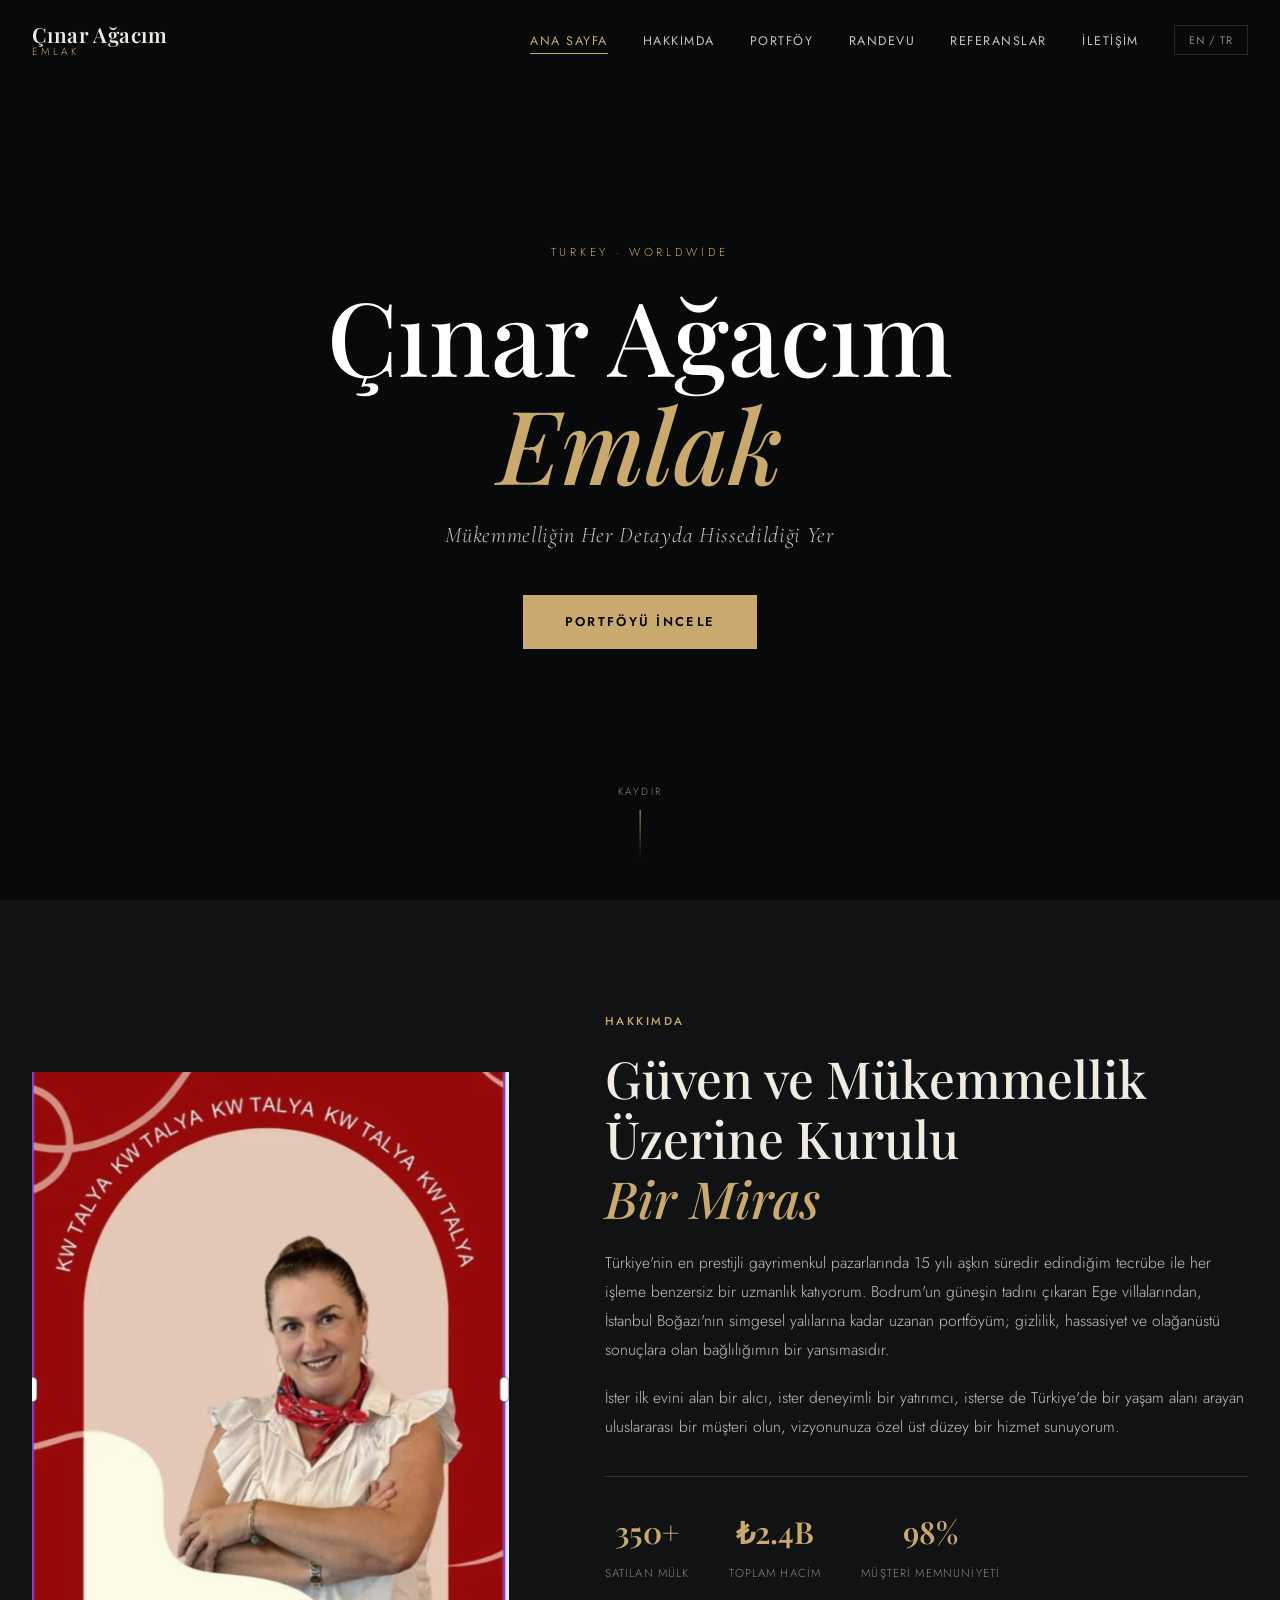
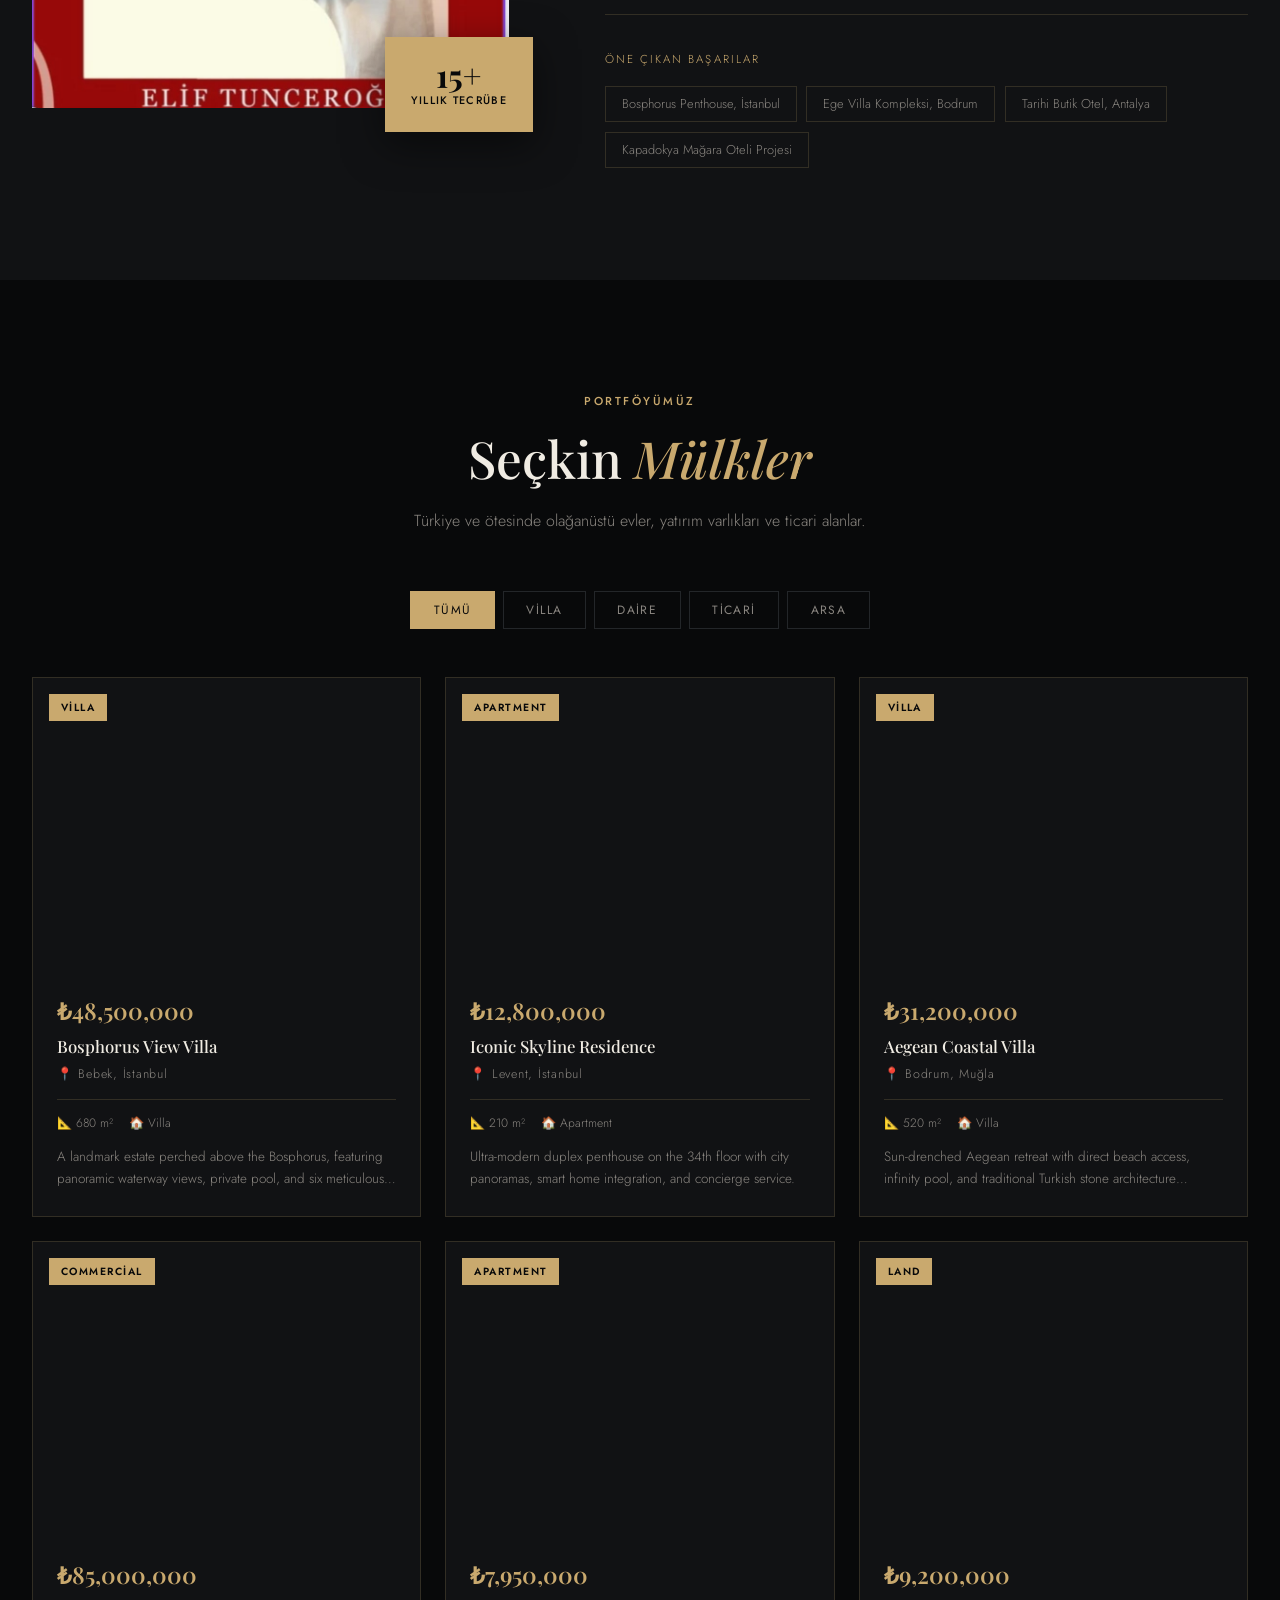
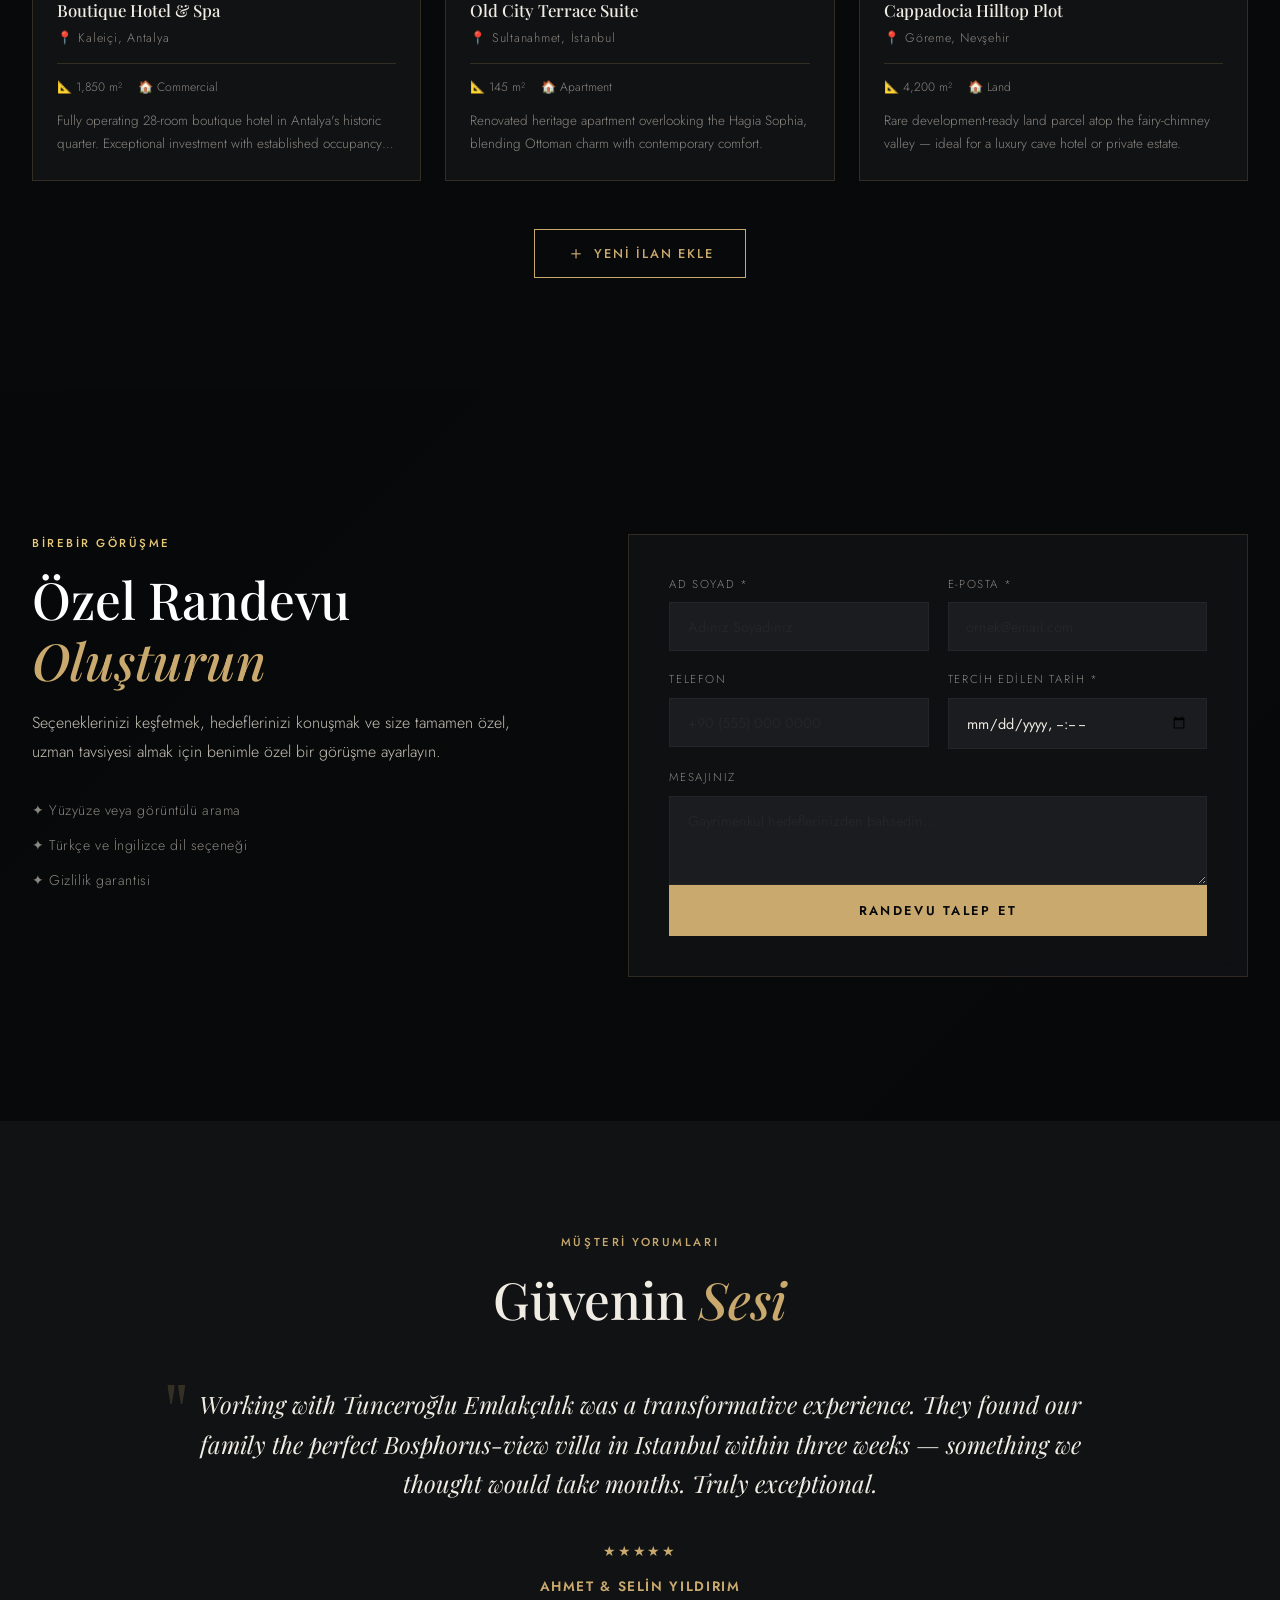
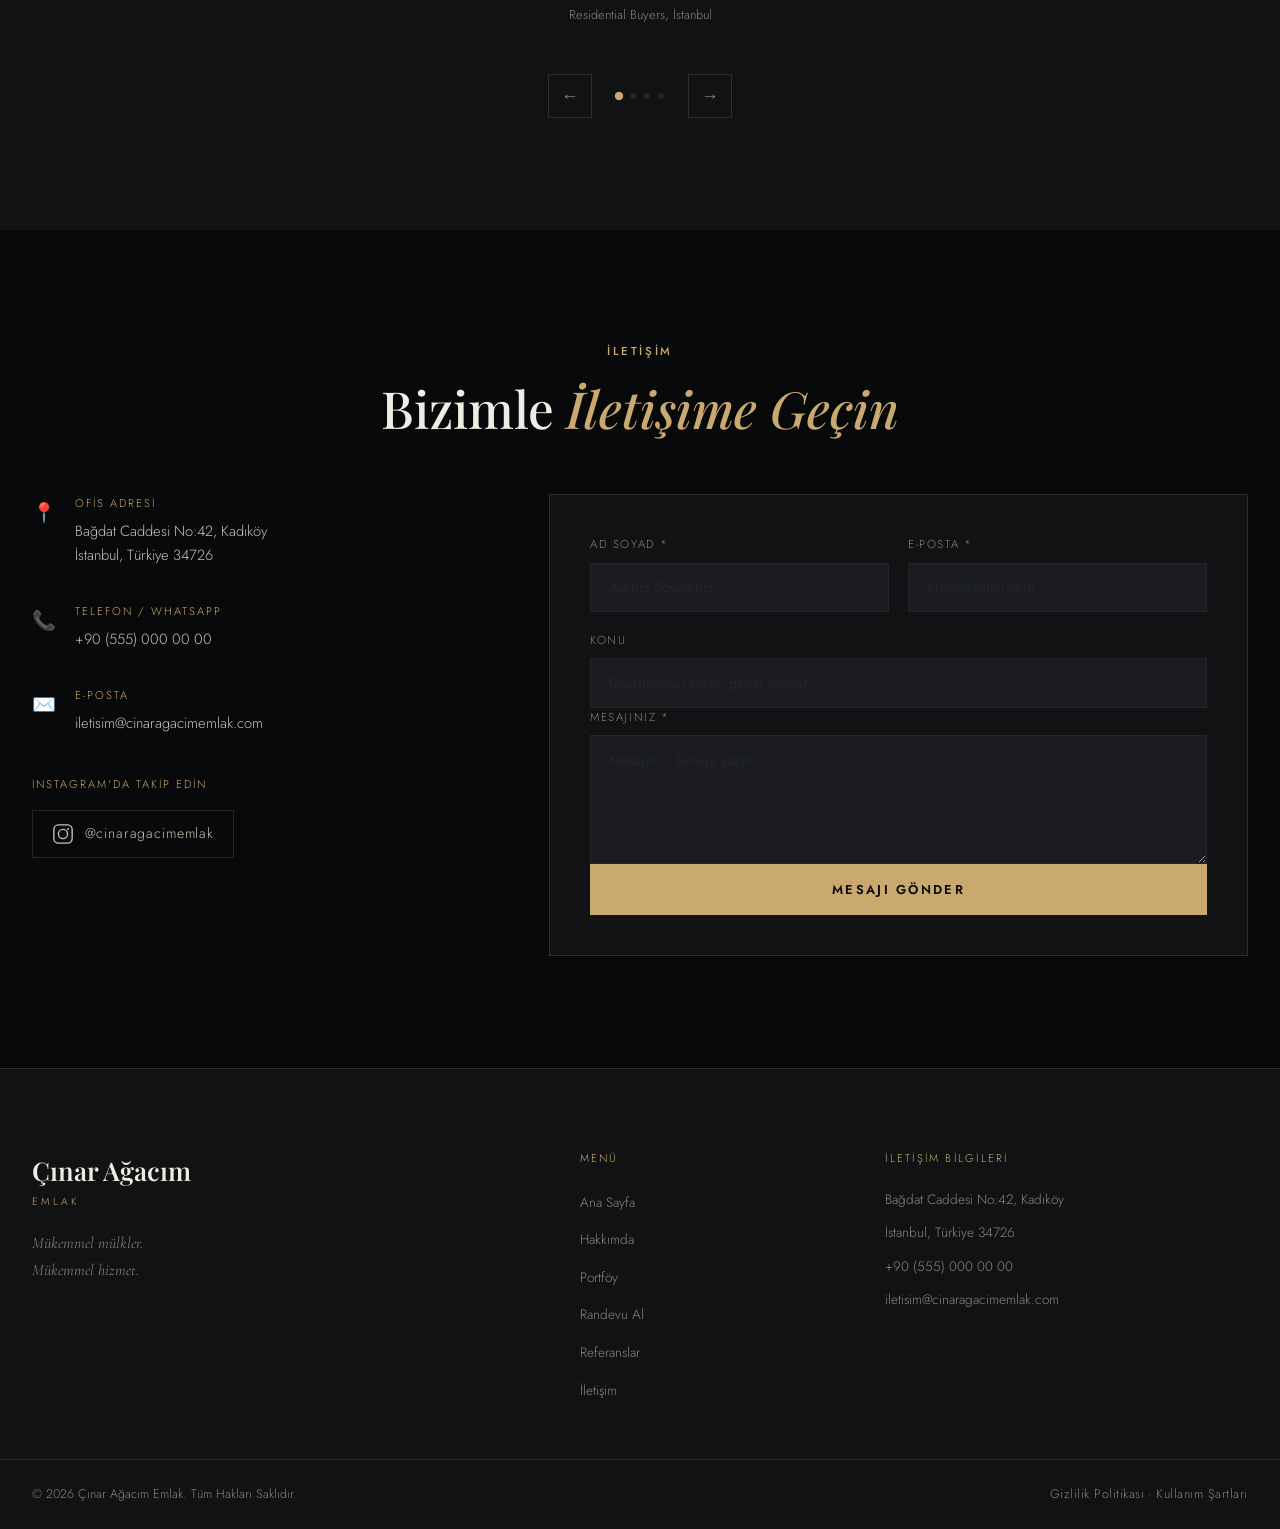
<file: index.html>
<!DOCTYPE html>
<html lang="tr">
<head>
  <meta charset="UTF-8" />
  <meta name="viewport" content="width=device-width, initial-scale=1.0" />
  <title>Çınar Ağacım Emlak — Lüks Gayrimenkul</title>
  <meta name="description" content="Çınar Ağacım Emlak — Turkey's premier luxury real estate agency. Villas, apartments, commercial properties." />
  <link rel="preconnect" href="https://fonts.googleapis.com" />
  <link rel="preconnect" href="https://fonts.gstatic.com" crossorigin />
  <link href="https://fonts.googleapis.com/css2?family=Playfair+Display:ital,wght@0,400;0,500;0,600;0,700;1,400;1,500&family=Cormorant+Garamond:ital,wght@0,300;0,400;0,500;1,300;1,400&family=Jost:wght@300;400;500;600&display=swap" rel="stylesheet" />
  <link rel="stylesheet" href="style.css" />
</head>
<body>

  <!-- ==================== NAVIGATION ==================== -->
  <nav id="navbar">
    <div class="nav-inner">
      <a href="#hero" class="nav-logo">
        <span class="logo-main">Çınar Ağacım</span>
        <span class="logo-sub">Emlak</span>
      </a>
      <ul class="nav-links" id="navLinks">
        <li><a href="#hero" class="nav-link">Ana Sayfa</a></li>
        <li><a href="#about" class="nav-link">Hakkımda</a></li>
        <li><a href="#portfolio" class="nav-link">Portföy</a></li>
        <li><a href="#appointment" class="nav-link">Randevu</a></li>
        <li><a href="#testimonials" class="nav-link">Referanslar</a></li>
        <li><a href="#contact" class="nav-link">İletişim</a></li>
        <li><button class="lang-btn" id="langToggle">EN / TR</button></li>
      </ul>
      <button class="nav-hamburger" id="hamburger" aria-label="Menu">
        <span></span><span></span><span></span>
      </button>
    </div>
  </nav>

  <!-- ==================== HERO ==================== -->
  <section id="hero">
    <div class="hero-overlay"></div>
    <div class="hero-content">
      <p class="hero-eyebrow reveal-up" data-delay="0">Turkey · Worldwide</p>
      <h1 class="hero-title reveal-up" data-delay="1">
        <span>Çınar Ağacım</span>
        <em>Emlak</em>
      </h1>
      <p class="hero-tagline reveal-up" data-delay="2">
        Mükemmelliğin Her Detayda Hissedildiği Yer
      </p>
      <a href="#portfolio" class="btn-gold reveal-up" data-delay="3">Portföyü İncele</a>
    </div>
    <div class="hero-scroll-hint">
      <span>Kaydır</span>
      <div class="scroll-line"></div>
    </div>
  </section>

  <!-- ==================== ABOUT ==================== -->
  <section id="about">
    <div class="section-container">
      <div class="about-grid">

        <!-- Left: Photo -->
        <div class="about-photo-wrap reveal-left">
          <img
            src="[data-uri]"
            alt="Çınar Ağacım Emlak — Luxury Real Estate Agent"
            class="about-photo"
          />
          <div class="about-photo-badge">
            <span class="badge-num">15+</span>
            <span class="badge-label">Yıllık Tecrübe</span>
          </div>
        </div>

        <!-- Right: Bio -->
        <div class="about-text reveal-right">
          <p class="section-eyebrow">Hakkımda</p>
          <h2 class="section-title">Güven ve Mükemmellik Üzerine Kurulu<br /><em>Bir Miras</em></h2>
          <p class="about-bio">
            Türkiye'nin en prestijli gayrimenkul pazarlarında 15 yılı aşkın süredir edindiğim tecrübe ile her işleme benzersiz bir uzmanlık katıyorum. Bodrum'un güneşin tadını çıkaran Ege villalarından, İstanbul Boğazı'nın simgesel yalılarına kadar uzanan portföyüm; gizlilik, hassasiyet ve olağanüstü sonuçlara olan bağlılığımın bir yansımasıdır.
          </p>
          <p class="about-bio">
            İster ilk evini alan bir alıcı, ister deneyimli bir yatırımcı, isterse de Türkiye'de bir yaşam alanı arayan uluslararası bir müşteri olun, vizyonunuza özel üst düzey bir hizmet sunuyorum.
          </p>

          <div class="about-stats">
            <div class="stat-item">
              <span class="stat-num">350+</span>
              <span class="stat-label">Satılan Mülk</span>
            </div>
            <div class="stat-item">
              <span class="stat-num">₺2.4B</span>
              <span class="stat-label">Toplam Hacim</span>
            </div>
            <div class="stat-item">
              <span class="stat-num">98%</span>
              <span class="stat-label">Müşteri Memnuniyeti</span>
            </div>
          </div>

          <div class="about-projects">
            <p class="projects-label">Öne Çıkan Başarılar</p>
            <div class="projects-list">
              <div class="project-tag">Bosphorus Penthouse, İstanbul</div>
              <div class="project-tag">Ege Villa Kompleksi, Bodrum</div>
              <div class="project-tag">Tarihi Butik Otel, Antalya</div>
              <div class="project-tag">Kapadokya Mağara Oteli Projesi</div>
            </div>
          </div>
        </div>

      </div>
    </div>
  </section>

  <!-- ==================== PORTFOLIO ==================== -->
  <section id="portfolio">
    <div class="section-container">
      <div class="section-header reveal-up">
        <p class="section-eyebrow">Portföyümüz</p>
        <h2 class="section-title">Seçkin <em>Mülkler</em></h2>
        <p class="section-subtitle">Türkiye ve ötesinde olağanüstü evler, yatırım varlıkları ve ticari alanlar.</p>
      </div>

      <div class="portfolio-filters reveal-up" id="portfolioFilters">
        <button class="filter-btn active" data-filter="all">Tümü</button>
        <button class="filter-btn" data-filter="villa">Villa</button>
        <button class="filter-btn" data-filter="apartment">Daire</button>
        <button class="filter-btn" data-filter="commercial">Ticari</button>
        <button class="filter-btn" data-filter="land">Arsa</button>
      </div>

      <div class="property-grid" id="propertyGrid"></div>

      <div class="add-property-wrap">
        <button class="btn-outline" id="toggleAddProperty">
          <span class="btn-icon">＋</span> Yeni İlan Ekle
        </button>

        <div class="add-property-panel" id="addPropertyPanel" style="display:none;">
          <h3 class="panel-title">Yeni Mülk Ekle</h3>
          <form id="addPropertyForm" novalidate>
            <div class="form-row">
              <div class="form-group">
                <label>İlan Başlığı *</label>
                <input type="text" id="prop-title" placeholder="Örn: Boğaz Manzaralı Villa" required />
              </div>
              <div class="form-group">
                <label>Türü *</label>
                <select id="prop-type" required>
                  <option value="">Seçiniz</option>
                  <option value="villa">Villa</option>
                  <option value="apartment">Daire</option>
                  <option value="commercial">Ticari</option>
                  <option value="land">Arsa</option>
                </select>
              </div>
            </div>
            <div class="form-row">
              <div class="form-group">
                <label>Konum *</label>
                <input type="text" id="prop-location" placeholder="Örn: Bodrum, Muğla" required />
              </div>
              <div class="form-group">
                <label>Fiyat *</label>
                <input type="text" id="prop-price" placeholder="Örn: ₺12,500,000" required />
              </div>
            </div>
            <div class="form-row">
              <div class="form-group">
                <label>Boyut (m²) *</label>
                <input type="text" id="prop-size" placeholder="Örn: 320 m²" required />
              </div>
              <div class="form-group">
                <label>Görsel URL (Link)</label>
                <input type="url" id="prop-image" placeholder="https://resim-linki.com/..." />
              </div>
            </div>
            <div class="form-group full-width">
              <label>Kısa Açıklama *</label>
              <textarea id="prop-desc" rows="3" placeholder="Mülkü kısaca açıklayın..." required></textarea>
            </div>
            <div class="form-actions">
              <button type="submit" class="btn-gold">İlanı Ekle</button>
              <button type="button" class="btn-ghost" id="cancelAdd">İptal</button>
            </div>
          </form>
        </div>
      </div>
    </div>
  </section>

  <!-- ==================== APPOINTMENT ==================== -->
  <section id="appointment">
    <div class="appointment-bg"></div>
    <div class="appointment-overlay"></div>
    <div class="section-container appointment-inner">
      <div class="appointment-text reveal-up">
        <p class="section-eyebrow light">Birebir Görüşme</p>
        <h2 class="section-title light">Özel Randevu<br /><em>Oluşturun</em></h2>
        <p class="appt-desc">
          Seçeneklerinizi keşfetmek, hedeflerinizi konuşmak ve size tamamen özel, uzman tavsiyesi almak için benimle özel bir görüşme ayarlayın.
        </p>
        <ul class="appt-features">
          <li>✦ Yüzyüze veya görüntülü arama</li>
          <li>✦ Türkçe ve İngilizce dil seçeneği</li>
          <li>✦ Gizlilik garantisi</li>
        </ul>
      </div>

      <form class="appointment-form reveal-right" id="appointmentForm" novalidate>
        <div class="form-row">
          <div class="form-group">
            <label>Ad Soyad *</label>
            <input type="text" id="appt-name" placeholder="Adınız Soyadınız" required />
          </div>
          <div class="form-group">
            <label>E-posta *</label>
            <input type="email" id="appt-email" placeholder="ornek@email.com" required />
          </div>
        </div>
        <div class="form-row">
          <div class="form-group">
            <label>Telefon</label>
            <input type="tel" id="appt-phone" placeholder="+90 (555) 000 0000" />
          </div>
          <div class="form-group">
            <label>Tercih Edilen Tarih *</label>
            <input type="datetime-local" id="appt-datetime" required />
          </div>
        </div>
        <div class="form-group full-width">
          <label>Mesajınız</label>
          <textarea id="appt-message" rows="3" placeholder="Gayrimenkul hedeflerinizden bahsedin..."></textarea>
        </div>
        <button type="submit" class="btn-gold full-btn">Randevu Talep Et</button>
        <div class="form-feedback" id="apptFeedback"></div>
      </form>
    </div>
  </section>

  <!-- ==================== TESTIMONIALS ==================== -->
  <section id="testimonials">
    <div class="section-container">
      <div class="section-header reveal-up">
        <p class="section-eyebrow">Müşteri Yorumları</p>
        <h2 class="section-title">Güvenin <em>Sesi</em></h2>
      </div>

      <div class="testimonials-slider reveal-up" id="testimonialsSlider">
        <div class="testimonials-track" id="testimonialsTrack"></div>
        <div class="slider-controls">
          <button class="slider-btn" id="prevTest" aria-label="Önceki">&#8592;</button>
          <div class="slider-dots" id="sliderDots"></div>
          <button class="slider-btn" id="nextTest" aria-label="Sonraki">&#8594;</button>
        </div>
      </div>
    </div>
  </section>

  <!-- ==================== CONTACT ==================== -->
  <section id="contact">
    <div class="section-container">
      <div class="section-header reveal-up">
        <p class="section-eyebrow">İletişim</p>
        <h2 class="section-title">Bizimle <em>İletişime Geçin</em></h2>
      </div>

      <div class="contact-grid">
        <div class="contact-info reveal-left">
          <div class="contact-detail">
            <div class="contact-icon">📍</div>
            <div>
              <p class="contact-label">Ofis Adresi</p>
              <p class="contact-value">Bağdat Caddesi No:42, Kadıköy<br />İstanbul, Türkiye 34726</p>
            </div>
          </div>
          <div class="contact-detail">
            <div class="contact-icon">📞</div>
            <div>
              <p class="contact-label">Telefon / WhatsApp</p>
              <p class="contact-value"><a href="tel:+905550000000">+90 (555) 000 00 00</a></p>
            </div>
          </div>
          <div class="contact-detail">
            <div class="contact-icon">✉️</div>
            <div>
              <p class="contact-label">E-posta</p>
              <p class="contact-value"><a href="mailto:iletisim@cinaragacimemlak.com">iletisim@cinaragacimemlak.com</a></p>
            </div>
          </div>

          <div class="social-section">
            <p class="contact-label">Instagram'da Takip Edin</p>
            <a href="https://instagram.com/" target="_blank" rel="noopener" class="instagram-link">
              <svg viewBox="0 0 24 24" fill="none" stroke="currentColor" stroke-width="1.5" width="22" height="22"><rect x="2" y="2" width="20" height="20" rx="5"/><circle cx="12" cy="12" r="5"/><circle cx="17.5" cy="6.5" r="1" fill="currentColor" stroke="none"/></svg>
              @cinaragacimemlak
            </a>
          </div>
        </div>

        <form class="contact-form reveal-right" id="contactForm" novalidate>
          <div class="form-row">
            <div class="form-group">
              <label>Ad Soyad *</label>
              <input type="text" id="cnt-name" placeholder="Adınız Soyadınız" required />
            </div>
            <div class="form-group">
              <label>E-posta *</label>
              <input type="email" id="cnt-email" placeholder="ornek@email.com" required />
            </div>
          </div>
          <div class="form-group full-width">
            <label>Konu</label>
            <input type="text" id="cnt-subject" placeholder="Gayrimenkul talebi, genel sorular..." />
          </div>
          <div class="form-group full-width">
            <label>Mesajınız *</label>
            <textarea id="cnt-message" rows="5" placeholder="Mesajınızı buraya yazın..." required></textarea>
          </div>
          <button type="submit" class="btn-gold full-btn">Mesajı Gönder</button>
          <div class="form-feedback" id="contactFeedback"></div>
        </form>
      </div>
    </div>
  </section>

  <!-- ==================== FOOTER ==================== -->
  <footer id="footer">
    <div class="footer-inner">
      <div class="footer-brand">
        <span class="footer-logo-main">Çınar Ağacım</span>
        <span class="footer-logo-sub">Emlak</span>
        <p class="footer-tagline">Mükemmel mülkler.<br />Mükemmel hizmet.</p>
      </div>

      <div class="footer-links">
        <p class="footer-col-title">Menü</p>
        <ul>
          <li><a href="#hero">Ana Sayfa</a></li>
          <li><a href="#about">Hakkımda</a></li>
          <li><a href="#portfolio">Portföy</a></li>
          <li><a href="#appointment">Randevu Al</a></li>
          <li><a href="#testimonials">Referanslar</a></li>
          <li><a href="#contact">İletişim</a></li>
        </ul>
      </div>

      <div class="footer-contact">
        <p class="footer-col-title">İletişim Bilgileri</p>
        <ul>
          <li>Bağdat Caddesi No:42, Kadıköy</li>
          <li>İstanbul, Türkiye 34726</li>
          <li><a href="tel:+905550000000">+90 (555) 000 00 00</a></li>
          <li><a href="mailto:iletisim@cinaragacimemlak.com">iletisim@cinaragacimemlak.com</a></li>
        </ul>
      </div>
    </div>

    <div class="footer-bottom">
      <p>© <span id="footerYear"></span> Çınar Ağacım Emlak. Tüm Hakları Saklıdır.</p>
      <p class="footer-legal">Gizlilik Politikası · Kullanım Şartları</p>
    </div>
  </footer>

  <!-- ==================== PROPERTY DETAIL MODAL ==================== -->
  <div class="modal-overlay" id="propertyModal" style="display: none;">
    <div class="modal-box">
      <button class="modal-close" id="modalClose" aria-label="Close">✕</button>
      <div class="modal-content" id="modalContent"></div>
    </div>
  </div>

  <script src="script.js"></script>
</body>
</html>
</file>
<file: style.css>
/* ============================================================
   TUNCEROĞLU EMLAKÇILIK — style.css
   Luxury Real Estate · Dark Gold Aesthetic
   EDIT GUIDE: Search "EDIT:" or "REPLACE:" comments below
   ============================================================ */

/* ── CSS Variables ─────────────────────────────────────────── */
:root {
  --gold:        #c9a96e;
  --gold-light:  #e8c97a;
  --gold-dim:    #9a7a4a;
  --black:       #08090a;
  --surface-1:   #111214;
  --surface-2:   #1a1c1f;
  --surface-3:   #232629;
  --border:      rgba(201,169,110,0.18);
  --text-primary:#f0ece3;
  --text-muted:  #8a8680;
  --text-light:  #c8c3b8;
  --white:       #ffffff;

  --font-display:"Playfair Display", Georgia, serif;
  --font-serif:  "Cormorant Garamond", serif;
  --font-body:   "Jost", sans-serif;

  --nav-h:       80px;
  --radius:      4px;
  --transition:  0.35s cubic-bezier(0.4,0,0.2,1);
  --shadow-gold: 0 8px 40px rgba(201,169,110,0.15);
}

/* ── Reset & Base ───────────────────────────────────────────── */
*, *::before, *::after { box-sizing: border-box; margin: 0; padding: 0; }

html {
  scroll-behavior: smooth;
  font-size: 16px;
}

body {
  background: var(--black);
  color: var(--text-primary);
  font-family: var(--font-body);
  font-weight: 300;
  line-height: 1.7;
  overflow-x: hidden;
}

img { display: block; max-width: 100%; }

a {
  color: var(--gold);
  text-decoration: none;
  transition: color var(--transition);
}
a:hover { color: var(--gold-light); }

ul { list-style: none; }

/* ── Typography ─────────────────────────────────────────────── */
.section-eyebrow {
  font-family: var(--font-body);
  font-size: 0.72rem;
  font-weight: 500;
  letter-spacing: 0.22em;
  text-transform: uppercase;
  color: var(--gold);
  margin-bottom: 1rem;
}
.section-eyebrow.light { color: var(--gold-light); }

.section-title {
  font-family: var(--font-display);
  font-size: clamp(2rem, 4vw, 3.2rem);
  font-weight: 500;
  line-height: 1.18;
  color: var(--text-primary);
  margin-bottom: 1.2rem;
}
.section-title em {
  font-style: italic;
  color: var(--gold);
}
.section-title.light { color: var(--white); }

.section-subtitle {
  font-size: 1rem;
  color: var(--text-muted);
  max-width: 56ch;
  margin: 0 auto;
  line-height: 1.75;
}

.section-header { text-align: center; margin-bottom: 3.5rem; }

/* ── Layout ─────────────────────────────────────────────────── */
.section-container {
  max-width: 1280px;
  margin: 0 auto;
  padding: 0 2rem;
}

section:not(#hero):not(#appointment) {
  padding: 7rem 0;
}

/* ── Buttons ─────────────────────────────────────────────────── */
.btn-gold {
  display: inline-block;
  background: var(--gold);
  color: var(--black);
  font-family: var(--font-body);
  font-size: 0.8rem;
  font-weight: 600;
  letter-spacing: 0.18em;
  text-transform: uppercase;
  padding: 1rem 2.6rem;
  border: none;
  cursor: pointer;
  transition: background var(--transition), transform var(--transition), box-shadow var(--transition);
  position: relative;
  overflow: hidden;
}
.btn-gold::after {
  content: '';
  position: absolute;
  inset: 0;
  background: rgba(255,255,255,0.12);
  transform: translateX(-100%);
  transition: transform 0.4s ease;
}
.btn-gold:hover { background: var(--gold-light); transform: translateY(-2px); box-shadow: var(--shadow-gold); color: var(--black); }
.btn-gold:hover::after { transform: translateX(100%); }
.btn-gold.full-btn { display: block; width: 100%; text-align: center; }

.btn-outline {
  display: inline-flex;
  align-items: center;
  gap: 0.5rem;
  background: transparent;
  color: var(--gold);
  border: 1px solid var(--gold);
  font-family: var(--font-body);
  font-size: 0.8rem;
  font-weight: 500;
  letter-spacing: 0.14em;
  text-transform: uppercase;
  padding: 0.85rem 2rem;
  cursor: pointer;
  transition: background var(--transition), color var(--transition);
}
.btn-outline:hover { background: var(--gold); color: var(--black); }
.btn-outline .btn-icon { font-size: 1.1rem; line-height: 1; }

.btn-ghost {
  background: transparent;
  color: var(--text-muted);
  border: 1px solid var(--surface-3);
  font-family: var(--font-body);
  font-size: 0.8rem;
  letter-spacing: 0.1em;
  padding: 0.85rem 2rem;
  cursor: pointer;
  transition: border-color var(--transition), color var(--transition);
}
.btn-ghost:hover { border-color: var(--text-muted); color: var(--text-primary); }

/* ── Navigation ─────────────────────────────────────────────── */
#navbar {
  position: fixed;
  top: 0; left: 0; right: 0;
  z-index: 1000;
  height: var(--nav-h);
  transition: background var(--transition), box-shadow var(--transition);
}
#navbar.scrolled {
  background: rgba(8,9,10,0.96);
  backdrop-filter: blur(12px);
  box-shadow: 0 1px 0 var(--border);
}

.nav-inner {
  max-width: 1280px;
  margin: 0 auto;
  padding: 0 2rem;
  height: 100%;
  display: flex;
  align-items: center;
  justify-content: space-between;
}

.nav-logo {
  display: flex;
  flex-direction: column;
  line-height: 1.1;
  color: var(--text-primary);
  text-decoration: none;
}
.logo-main {
  font-family: var(--font-display);
  font-size: 1.3rem;
  font-weight: 600;
  letter-spacing: 0.02em;
}
.logo-sub {
  font-family: var(--font-body);
  font-size: 0.65rem;
  letter-spacing: 0.28em;
  text-transform: uppercase;
  color: var(--gold);
}

.nav-links {
  display: flex;
  align-items: center;
  gap: 2.2rem;
}
.nav-link {
  font-family: var(--font-body);
  font-size: 0.78rem;
  font-weight: 400;
  letter-spacing: 0.12em;
  text-transform: uppercase;
  color: var(--text-light);
  position: relative;
  text-decoration: none;
  transition: color var(--transition);
}
.nav-link::after {
  content: '';
  position: absolute;
  bottom: -4px; left: 0;
  width: 0; height: 1px;
  background: var(--gold);
  transition: width var(--transition);
}
.nav-link:hover,
.nav-link.active { color: var(--gold); }
.nav-link:hover::after,
.nav-link.active::after { width: 100%; }

.lang-btn {
  background: transparent;
  border: 1px solid var(--border);
  color: var(--text-muted);
  font-family: var(--font-body);
  font-size: 0.68rem;
  letter-spacing: 0.1em;
  padding: 0.4rem 0.85rem;
  cursor: pointer;
  transition: all var(--transition);
}
.lang-btn:hover { border-color: var(--gold); color: var(--gold); }

.nav-hamburger {
  display: none;
  flex-direction: column;
  gap: 5px;
  background: none;
  border: none;
  cursor: pointer;
  padding: 6px;
}
.nav-hamburger span {
  display: block;
  width: 24px; height: 1.5px;
  background: var(--text-primary);
  transition: transform var(--transition), opacity var(--transition);
}
.nav-hamburger.open span:nth-child(1) { transform: translateY(6.5px) rotate(45deg); }
.nav-hamburger.open span:nth-child(2) { opacity: 0; }
.nav-hamburger.open span:nth-child(3) { transform: translateY(-6.5px) rotate(-45deg); }

/* ── Hero ────────────────────────────────────────────────────── */
#hero {
  position: relative;
  height: 100dvh;
  min-height: 620px;
  display: flex;
  align-items: center;
  justify-content: center;
  text-align: center;

  /* REPLACE: Set your own hero image below */
  background: url('https://images.unsplash.com/photo-1613977257363-707ba9348227?w=1800&q=80') center/cover no-repeat;
}

.hero-overlay {
  position: absolute;
  inset: 0;
  background: linear-gradient(
    180deg,
    rgba(8,9,10,0.45) 0%,
    rgba(8,9,10,0.62) 50%,
    rgba(8,9,10,0.9) 100%
  );
}

.hero-content {
  position: relative;
  z-index: 1;
  max-width: 820px;
  padding: 0 1.5rem;
}

.hero-eyebrow {
  font-family: var(--font-body);
  font-size: 0.72rem;
  letter-spacing: 0.32em;
  text-transform: uppercase;
  color: var(--gold);
  margin-bottom: 1.2rem;
}

.hero-title {
  font-family: var(--font-display);
  font-size: clamp(3rem, 8vw, 7rem);
  font-weight: 500;
  line-height: 1.05;
  color: var(--white);
  margin-bottom: 1.2rem;
}
.hero-title span { display: block; }
.hero-title em {
  display: block;
  font-style: italic;
  color: var(--gold);
}

.hero-tagline {
  font-family: var(--font-serif);
  font-size: clamp(1rem, 2.2vw, 1.4rem);
  font-weight: 300;
  font-style: italic;
  color: var(--text-light);
  margin-bottom: 2.6rem;
  letter-spacing: 0.03em;
}

.hero-scroll-hint {
  position: absolute;
  bottom: 2.5rem;
  left: 50%;
  transform: translateX(-50%);
  display: flex;
  flex-direction: column;
  align-items: center;
  gap: 0.6rem;
  color: var(--text-muted);
  font-size: 0.65rem;
  letter-spacing: 0.22em;
  text-transform: uppercase;
}
.scroll-line {
  width: 1px;
  height: 50px;
  background: linear-gradient(to bottom, var(--gold), transparent);
  animation: scrollPulse 2s ease-in-out infinite;
}
@keyframes scrollPulse {
  0%, 100% { opacity: 1; transform: scaleY(1); }
  50% { opacity: 0.4; transform: scaleY(0.6); }
}

/* ── Reveal animations ───────────────────────────────────────── */
.reveal-up, .reveal-left, .reveal-right {
  opacity: 0;
  transition: opacity 0.8s ease, transform 0.8s ease;
}
.reveal-up    { transform: translateY(36px); }
.reveal-left  { transform: translateX(-40px); }
.reveal-right { transform: translateX(40px); }

.reveal-up.in-view,
.reveal-left.in-view,
.reveal-right.in-view {
  opacity: 1;
  transform: none;
}
/* Staggered delays for hero */
[data-delay="1"] { transition-delay: 0.15s; }
[data-delay="2"] { transition-delay: 0.3s; }
[data-delay="3"] { transition-delay: 0.48s; }

/* ── About ───────────────────────────────────────────────────── */
#about { background: var(--surface-1); }

.about-grid {
  display: grid;
  grid-template-columns: 1fr 1.35fr;
  gap: 6rem;
  align-items: center;
}

.about-photo-wrap {
  position: relative;
}
.about-photo {
  width: 100%;
  aspect-ratio: 3/4;
  object-fit: cover;
  filter: grayscale(20%);
  transition: filter var(--transition);
}
.about-photo-wrap:hover .about-photo { filter: grayscale(0%); }

.about-photo-badge {
  position: absolute;
  bottom: -1.5rem;
  right: -1.5rem;
  background: var(--gold);
  color: var(--black);
  padding: 1.4rem 1.6rem;
  text-align: center;
  box-shadow: 0 12px 40px rgba(0,0,0,0.5);
}
.badge-num {
  display: block;
  font-family: var(--font-display);
  font-size: 2rem;
  font-weight: 700;
  line-height: 1;
}
.badge-label {
  display: block;
  font-size: 0.68rem;
  letter-spacing: 0.12em;
  text-transform: uppercase;
  font-weight: 500;
}

.about-bio {
  color: var(--text-light);
  font-size: 0.98rem;
  line-height: 1.85;
  margin-bottom: 1.2rem;
}

.about-stats {
  display: flex;
  gap: 2.5rem;
  margin: 2.2rem 0;
  padding: 1.8rem 0;
  border-top: 1px solid var(--border);
  border-bottom: 1px solid var(--border);
}
.stat-item { text-align: center; }
.stat-num {
  display: block;
  font-family: var(--font-display);
  font-size: 1.9rem;
  font-weight: 600;
  color: var(--gold);
}
.stat-label {
  font-size: 0.72rem;
  letter-spacing: 0.1em;
  text-transform: uppercase;
  color: var(--text-muted);
}

.projects-label {
  font-size: 0.72rem;
  letter-spacing: 0.18em;
  text-transform: uppercase;
  color: var(--gold);
  margin-bottom: 1rem;
}
.projects-list { display: flex; flex-wrap: wrap; gap: 0.6rem; }
.project-tag {
  border: 1px solid var(--border);
  padding: 0.4rem 1rem;
  font-size: 0.8rem;
  color: var(--text-muted);
  transition: border-color var(--transition), color var(--transition);
  cursor: default;
}
.project-tag:hover { border-color: var(--gold); color: var(--gold-light); }

/* ── Portfolio ───────────────────────────────────────────────── */
#portfolio { background: var(--black); }

.portfolio-filters {
  display: flex;
  gap: 0.5rem;
  flex-wrap: wrap;
  margin-bottom: 3rem;
  justify-content: center;
}
.filter-btn {
  background: transparent;
  border: 1px solid var(--surface-3);
  color: var(--text-muted);
  font-family: var(--font-body);
  font-size: 0.75rem;
  letter-spacing: 0.12em;
  text-transform: uppercase;
  padding: 0.55rem 1.4rem;
  cursor: pointer;
  transition: all var(--transition);
}
.filter-btn:hover,
.filter-btn.active { background: var(--gold); border-color: var(--gold); color: var(--black); }

.property-grid {
  display: grid;
  grid-template-columns: repeat(3, 1fr);
  gap: 1.5rem;
  margin-bottom: 3rem;
}

/* Property card */
.prop-card {
  background: var(--surface-1);
  border: 1px solid var(--border);
  overflow: hidden;
  cursor: pointer;
  transition: transform var(--transition), box-shadow var(--transition);
  animation: cardFade 0.5s ease both;
}
@keyframes cardFade {
  from { opacity: 0; transform: translateY(20px); }
  to   { opacity: 1; transform: none; }
}
.prop-card:hover { transform: translateY(-6px); box-shadow: 0 20px 60px rgba(0,0,0,0.5), 0 0 0 1px var(--gold-dim); }

.prop-img-wrap {
  position: relative;
  overflow: hidden;
  aspect-ratio: 4/3;
}
.prop-img-wrap img {
  width: 100%;
  height: 100%;
  object-fit: cover;
  transition: transform 0.7s ease;
}
.prop-card:hover .prop-img-wrap img { transform: scale(1.06); }

.prop-badge {
  position: absolute;
  top: 1rem; left: 1rem;
  background: var(--gold);
  color: var(--black);
  font-size: 0.65rem;
  font-weight: 600;
  letter-spacing: 0.14em;
  text-transform: uppercase;
  padding: 0.3rem 0.75rem;
}

.prop-body { padding: 1.4rem 1.5rem 1.6rem; }

.prop-price {
  font-family: var(--font-display);
  font-size: 1.45rem;
  font-weight: 600;
  color: var(--gold);
  margin-bottom: 0.35rem;
}
.prop-title {
  font-family: var(--font-display);
  font-size: 1.05rem;
  font-weight: 500;
  color: var(--text-primary);
  margin-bottom: 0.4rem;
  line-height: 1.3;
}
.prop-location {
  font-size: 0.78rem;
  color: var(--text-muted);
  letter-spacing: 0.06em;
  margin-bottom: 0.85rem;
}
.prop-meta {
  display: flex;
  gap: 1rem;
  margin-bottom: 0.8rem;
  font-size: 0.76rem;
  color: var(--text-muted);
  border-top: 1px solid var(--border);
  padding-top: 0.8rem;
}
.prop-meta span { display: flex; align-items: center; gap: 0.3rem; }
.prop-desc {
  font-size: 0.84rem;
  color: var(--text-muted);
  line-height: 1.65;
  display: -webkit-box;
  -webkit-line-clamp: 2;
  -webkit-box-orient: vertical;
  overflow: hidden;
}

.add-property-wrap {
  text-align: center;
  margin-top: 1rem;
}

.add-property-panel {
  background: var(--surface-1);
  border: 1px solid var(--border);
  padding: 2.5rem;
  margin-top: 2rem;
  text-align: left;
  animation: cardFade 0.4s ease;
}
.panel-title {
  font-family: var(--font-display);
  font-size: 1.5rem;
  font-weight: 500;
  color: var(--text-primary);
  margin-bottom: 2rem;
}

/* ── Forms (shared) ──────────────────────────────────────────── */
.form-row {
  display: grid;
  grid-template-columns: 1fr 1fr;
  gap: 1.2rem;
  margin-bottom: 1.2rem;
}
.form-group {
  display: flex;
  flex-direction: column;
  gap: 0.5rem;
}
.form-group.full-width { grid-column: 1 / -1; }

.form-group label {
  font-size: 0.72rem;
  letter-spacing: 0.14em;
  text-transform: uppercase;
  color: var(--text-muted);
}

.form-group input,
.form-group select,
.form-group textarea {
  background: var(--surface-2);
  border: 1px solid var(--surface-3);
  color: var(--text-primary);
  font-family: var(--font-body);
  font-size: 0.9rem;
  padding: 0.85rem 1.1rem;
  outline: none;
  transition: border-color var(--transition);
  border-radius: 0;
  -webkit-appearance: none;
}
.form-group input::placeholder,
.form-group textarea::placeholder { color: var(--surface-3); }
.form-group select { color: var(--text-primary); }
.form-group select option { background: var(--surface-2); }

.form-group input:focus,
.form-group select:focus,
.form-group textarea:focus { border-color: var(--gold); }

.form-group input.invalid,
.form-group select.invalid,
.form-group textarea.invalid { border-color: #c0392b; }

textarea { resize: vertical; }

.form-actions { display: flex; gap: 1rem; margin-top: 1.5rem; }

.form-feedback {
  margin-top: 1rem;
  font-size: 0.85rem;
  padding: 0.8rem 1.1rem;
  display: none;
}
.form-feedback.success {
  display: block;
  background: rgba(201,169,110,0.1);
  border-left: 3px solid var(--gold);
  color: var(--gold-light);
}
.form-feedback.error {
  display: block;
  background: rgba(192,57,43,0.1);
  border-left: 3px solid #c0392b;
  color: #e74c3c;
}

/* ── Appointment ─────────────────────────────────────────────── */
#appointment {
  position: relative;
  padding: 9rem 0;
}
.appointment-bg {
  position: absolute;
  inset: 0;
  /* REPLACE: Set your own appointment section background image below */
  background: url('https://images.unsplash.com/photo-1600596542815-ffad4c1539a9?w=1800&q=80') center/cover no-repeat;
  transform: scale(1.02);
  transition: transform 8s ease;
}
#appointment:hover .appointment-bg { transform: scale(1); }

.appointment-overlay {
  position: absolute;
  inset: 0;
  background: linear-gradient(135deg, rgba(8,9,10,0.92) 0%, rgba(8,9,10,0.8) 100%);
}

.appointment-inner {
  position: relative;
  z-index: 1;
  display: grid;
  grid-template-columns: 1fr 1.2fr;
  gap: 5rem;
  align-items: start;
}

.appt-desc {
  color: var(--text-light);
  font-size: 1rem;
  line-height: 1.8;
  margin-bottom: 2rem;
}
.appt-features {
  display: flex;
  flex-direction: column;
  gap: 0.7rem;
  font-size: 0.88rem;
  color: var(--text-muted);
  letter-spacing: 0.04em;
}

.appointment-form {
  background: rgba(17,18,20,0.88);
  backdrop-filter: blur(10px);
  border: 1px solid var(--border);
  padding: 2.5rem;
}

/* ── Testimonials ────────────────────────────────────────────── */
#testimonials { background: var(--surface-1); }

.testimonials-slider {
  position: relative;
  overflow: hidden;
}

.testimonials-track {
  display: flex;
  transition: transform 0.6s cubic-bezier(0.4,0,0.2,1);
}

.testimonial-card {
  flex: 0 0 100%;
  padding: 0 12%;
  text-align: center;
}

.test-quote {
  font-family: var(--font-display);
  font-size: clamp(1.15rem, 2.5vw, 1.5rem);
  font-weight: 400;
  font-style: italic;
  color: var(--text-primary);
  line-height: 1.65;
  margin-bottom: 2.2rem;
  position: relative;
}
.test-quote::before {
  content: '"';
  position: absolute;
  top: -1.5rem; left: -1rem;
  font-size: 6rem;
  color: var(--gold);
  opacity: 0.2;
  font-style: normal;
  line-height: 1;
  font-family: var(--font-display);
}

.test-author {
  display: flex;
  flex-direction: column;
  align-items: center;
  gap: 0.4rem;
}
.test-name {
  font-family: var(--font-body);
  font-size: 0.85rem;
  font-weight: 600;
  letter-spacing: 0.12em;
  text-transform: uppercase;
  color: var(--gold);
}
.test-role {
  font-size: 0.8rem;
  color: var(--text-muted);
}
.test-stars {
  font-size: 0.9rem;
  color: var(--gold);
  letter-spacing: 0.12em;
  margin-bottom: 0.3rem;
}

.slider-controls {
  display: flex;
  align-items: center;
  justify-content: center;
  gap: 1.5rem;
  margin-top: 3rem;
}
.slider-btn {
  background: transparent;
  border: 1px solid var(--border);
  color: var(--text-muted);
  width: 44px; height: 44px;
  font-size: 1.1rem;
  cursor: pointer;
  transition: all var(--transition);
  display: flex; align-items: center; justify-content: center;
}
.slider-btn:hover { border-color: var(--gold); color: var(--gold); }

.slider-dots { display: flex; gap: 0.5rem; }
.dot {
  width: 6px; height: 6px;
  border-radius: 50%;
  background: var(--surface-3);
  cursor: pointer;
  transition: background var(--transition), transform var(--transition);
}
.dot.active { background: var(--gold); transform: scale(1.4); }

/* ── Contact ─────────────────────────────────────────────────── */
#contact { background: var(--black); }

.contact-grid {
  display: grid;
  grid-template-columns: 1fr 1.6fr;
  gap: 5rem;
  align-items: start;
}

.contact-detail {
  display: flex;
  gap: 1.2rem;
  align-items: flex-start;
  margin-bottom: 2.2rem;
}
.contact-icon {
  font-size: 1.2rem;
  margin-top: 0.1rem;
  flex-shrink: 0;
}
.contact-label {
  font-size: 0.7rem;
  letter-spacing: 0.18em;
  text-transform: uppercase;
  color: var(--gold);
  margin-bottom: 0.35rem;
}
.contact-value {
  font-size: 0.92rem;
  color: var(--text-light);
  line-height: 1.65;
}
.contact-value a { color: var(--text-light); }
.contact-value a:hover { color: var(--gold); }

.social-section { margin-top: 2.5rem; }
.instagram-link {
  display: inline-flex;
  align-items: center;
  gap: 0.65rem;
  margin-top: 0.6rem;
  color: var(--text-light);
  font-size: 0.88rem;
  letter-spacing: 0.06em;
  border: 1px solid var(--border);
  padding: 0.7rem 1.2rem;
  transition: all var(--transition);
}
.instagram-link:hover {
  border-color: var(--gold);
  color: var(--gold);
  background: rgba(201,169,110,0.06);
}

.contact-form {
  background: var(--surface-1);
  border: 1px solid var(--border);
  padding: 2.5rem;
}

/* ── Footer ──────────────────────────────────────────────────── */
#footer {
  background: var(--surface-1);
  border-top: 1px solid var(--border);
}

.footer-inner {
  max-width: 1280px;
  margin: 0 auto;
  padding: 5rem 2rem 3.5rem;
  display: grid;
  grid-template-columns: 2fr 1fr 1.5fr;
  gap: 4rem;
}

.footer-logo-main {
  display: block;
  font-family: var(--font-display);
  font-size: 1.6rem;
  font-weight: 600;
  color: var(--text-primary);
}
.footer-logo-sub {
  display: block;
  font-family: var(--font-body);
  font-size: 0.65rem;
  letter-spacing: 0.28em;
  text-transform: uppercase;
  color: var(--gold);
  margin-bottom: 1.2rem;
}
.footer-tagline {
  font-family: var(--font-serif);
  font-style: italic;
  font-size: 1rem;
  color: var(--text-muted);
  line-height: 1.7;
}

.footer-col-title {
  font-size: 0.7rem;
  letter-spacing: 0.2em;
  text-transform: uppercase;
  color: var(--gold);
  margin-bottom: 1.2rem;
}
.footer-links ul,
.footer-contact ul { display: flex; flex-direction: column; gap: 0.65rem; }
.footer-links a,
.footer-contact a,
.footer-contact li {
  font-size: 0.85rem;
  color: var(--text-muted);
  transition: color var(--transition);
}
.footer-links a:hover,
.footer-contact a:hover { color: var(--gold); }

.footer-bottom {
  max-width: 1280px;
  margin: 0 auto;
  padding: 1.5rem 2rem;
  border-top: 1px solid var(--border);
  display: flex;
  justify-content: space-between;
  align-items: center;
  font-size: 0.78rem;
  color: var(--text-muted);
}
.footer-legal { letter-spacing: 0.04em; }

/* ── Property Modal ──────────────────────────────────────────── */
.modal-overlay {
  position: fixed;
  inset: 0;
  background: rgba(8,9,10,0.92);
  backdrop-filter: blur(8px);
  z-index: 2000;
  display: flex;
  align-items: center;
  justify-content: center;
  padding: 2rem;
  animation: fadeIn 0.25s ease;
}
@keyframes fadeIn { from { opacity: 0; } to { opacity: 1; } }

.modal-box {
  background: var(--surface-1);
  border: 1px solid var(--border);
  max-width: 780px;
  width: 100%;
  max-height: 88vh;
  overflow-y: auto;
  position: relative;
  animation: slideUp 0.35s ease;
}
@keyframes slideUp {
  from { transform: translateY(24px); opacity: 0; }
  to   { transform: none; opacity: 1; }
}

.modal-close {
  position: absolute;
  top: 1rem; right: 1rem;
  background: var(--surface-2);
  border: none;
  color: var(--text-muted);
  font-size: 1rem;
  width: 34px; height: 34px;
  cursor: pointer;
  z-index: 1;
  display: flex; align-items: center; justify-content: center;
  transition: all var(--transition);
}
.modal-close:hover { color: var(--gold); background: var(--surface-3); }

.modal-content img {
  width: 100%;
  aspect-ratio: 16/9;
  object-fit: cover;
}
.modal-body {
  padding: 2rem 2.5rem 2.5rem;
}
.modal-body .prop-price {
  font-family: var(--font-display);
  font-size: 2rem;
  color: var(--gold);
  margin-bottom: 0.4rem;
}
.modal-body .prop-title {
  font-family: var(--font-display);
  font-size: 1.5rem;
  color: var(--text-primary);
  margin-bottom: 0.5rem;
}
.modal-body .prop-location { font-size: 0.88rem; color: var(--text-muted); margin-bottom: 1.2rem; }
.modal-body .modal-desc {
  font-size: 0.95rem;
  color: var(--text-light);
  line-height: 1.8;
  margin-bottom: 1.8rem;
}
.modal-cta { margin-top: 1.5rem; }

/* ── Responsive ──────────────────────────────────────────────── */
@media (max-width: 1024px) {
  .property-grid { grid-template-columns: repeat(2, 1fr); }
  .about-grid { grid-template-columns: 1fr; gap: 3rem; }
  .about-photo { aspect-ratio: 4/3; }
  .about-photo-badge { bottom: 1rem; right: 1rem; }
  .appointment-inner { grid-template-columns: 1fr; gap: 3rem; }
  .contact-grid { grid-template-columns: 1fr; gap: 3rem; }
  .footer-inner { grid-template-columns: 1fr 1fr; gap: 3rem; }
}

@media (max-width: 768px) {
  :root { --nav-h: 66px; }

  .nav-links {
    position: fixed;
    top: var(--nav-h); left: 0; right: 0;
    background: rgba(8,9,10,0.98);
    flex-direction: column;
    gap: 0;
    padding: 1.5rem 0 2rem;
    transform: translateY(-120%);
    opacity: 0;
    transition: transform var(--transition), opacity var(--transition);
    border-bottom: 1px solid var(--border);
  }
  .nav-links.open { transform: none; opacity: 1; }
  .nav-links li { width: 100%; }
  .nav-link { display: block; padding: 0.9rem 2rem; font-size: 0.85rem; }
  .lang-btn { margin: 0.5rem 2rem; }

  .nav-hamburger { display: flex; }

  .property-grid { grid-template-columns: 1fr; }

  .form-row { grid-template-columns: 1fr; }

  .testimonial-card { padding: 0 4%; }

  .footer-inner { grid-template-columns: 1fr; gap: 2.5rem; }
  .footer-bottom { flex-direction: column; gap: 0.5rem; text-align: center; }

  .about-stats { gap: 1.5rem; flex-wrap: wrap; }

  .add-property-panel { padding: 1.5rem; }

  section:not(#hero):not(#appointment) { padding: 5rem 0; }
  #appointment { padding: 6rem 0; }
}

@media (max-width: 480px) {
  .section-container { padding: 0 1.2rem; }
  .hero-title { font-size: 2.8rem; }
  .modal-body { padding: 1.5rem; }
  .modal-body .prop-price { font-size: 1.5rem; }
}
</file>
